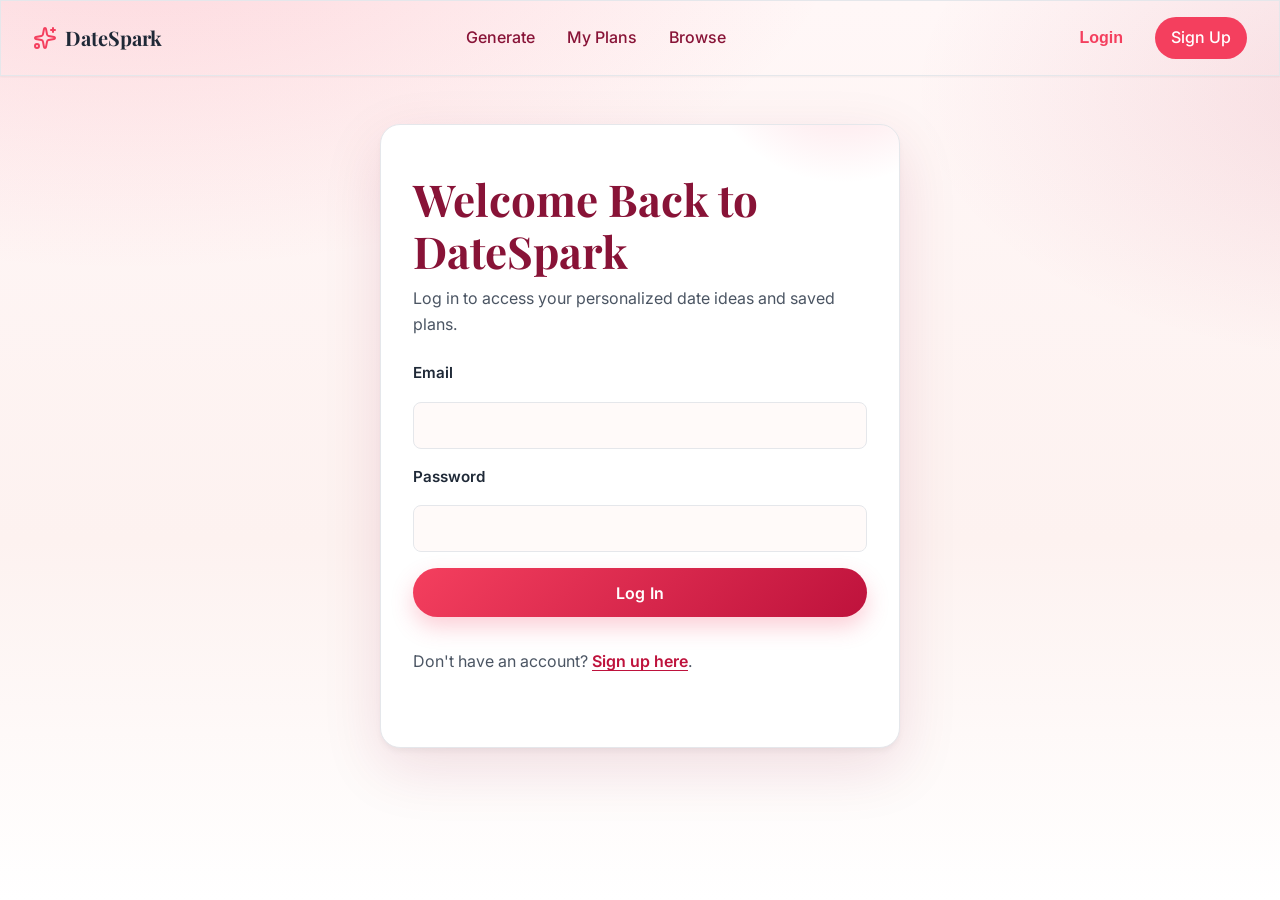
<file: login.html>
<!DOCTYPE html>
<html lang="en">
<head>
  <meta charset="UTF-8">
  <meta name="viewport" content="width=device-width, initial-scale=1.0">
  <title>DateSpark - Log In</title>
  <link rel="stylesheet" href="style.css">
</head>
<body class="auth-page">
    <header>
      <nav class="navbar">

        <!-- Logo -->
        <a href="/" aria-label="DateSpark Home" class="logo">
          <svg xmlns="http://www.w3.org/2000/svg" width="24" height="24" viewBox="0 0 24 24" fill="none" stroke="currentColor" stroke-width="2" stroke-linecap="round" stroke-linejoin="round" class="lucide lucide-sparkles-icon lucide-sparkles"><path d="M11.017 2.814a1 1 0 0 1 1.966 0l1.051 5.558a2 2 0 0 0 1.594 1.594l5.558 1.051a1 1 0 0 1 0 1.966l-5.558 1.051a2 2 0 0 0-1.594 1.594l-1.051 5.558a1 1 0 0 1-1.966 0l-1.051-5.558a2 2 0 0 0-1.594-1.594l-5.558-1.051a1 1 0 0 1 0-1.966l5.558-1.051a2 2 0 0 0 1.594-1.594z"/><path d="M20 2v4"/><path d="M22 4h-4"/><circle cx="4" cy="20" r="2"/></svg>
          <span class="sr-only">DateSpark</span>
        </a>

        <!-- Primary nav -->
        <a href="/generate.html" class="middle">Generate</a>
        <a href="/my-plans.html" class="middle">My Plans</a>
        <a href="/browse.html" class="middle">Browse</a>

        <!-- Auth -->
        <a href="/login.html" class="auth active">Login</a>
        <a href="/signup.html" class="signup">Sign Up</a>

      </nav>
    </header>

    <main id="main-content"> 
        <section aria-labelledby="login-title" class="auth-card auth-card-login"> 
            <h1 id="login-title">Welcome Back to DateSpark</h1> 
            <p>Log in to access your personalized date ideas and saved plans.</p> 
            <form aria-label="Login form"> 
                <label for="email">Email</label> 
                <input type="email" id="email" name="email" required> 
                <label for="password">Password</label> 
                <input type="password" id="password" name="password" required> 
                <button type="submit">Log In</button> 
            </form> 
            <p>Don't have an account? <a href="/signup.html">Sign up here</a>.</p> 
        </section> 
    </main> 
</body> 
</html>
</file>
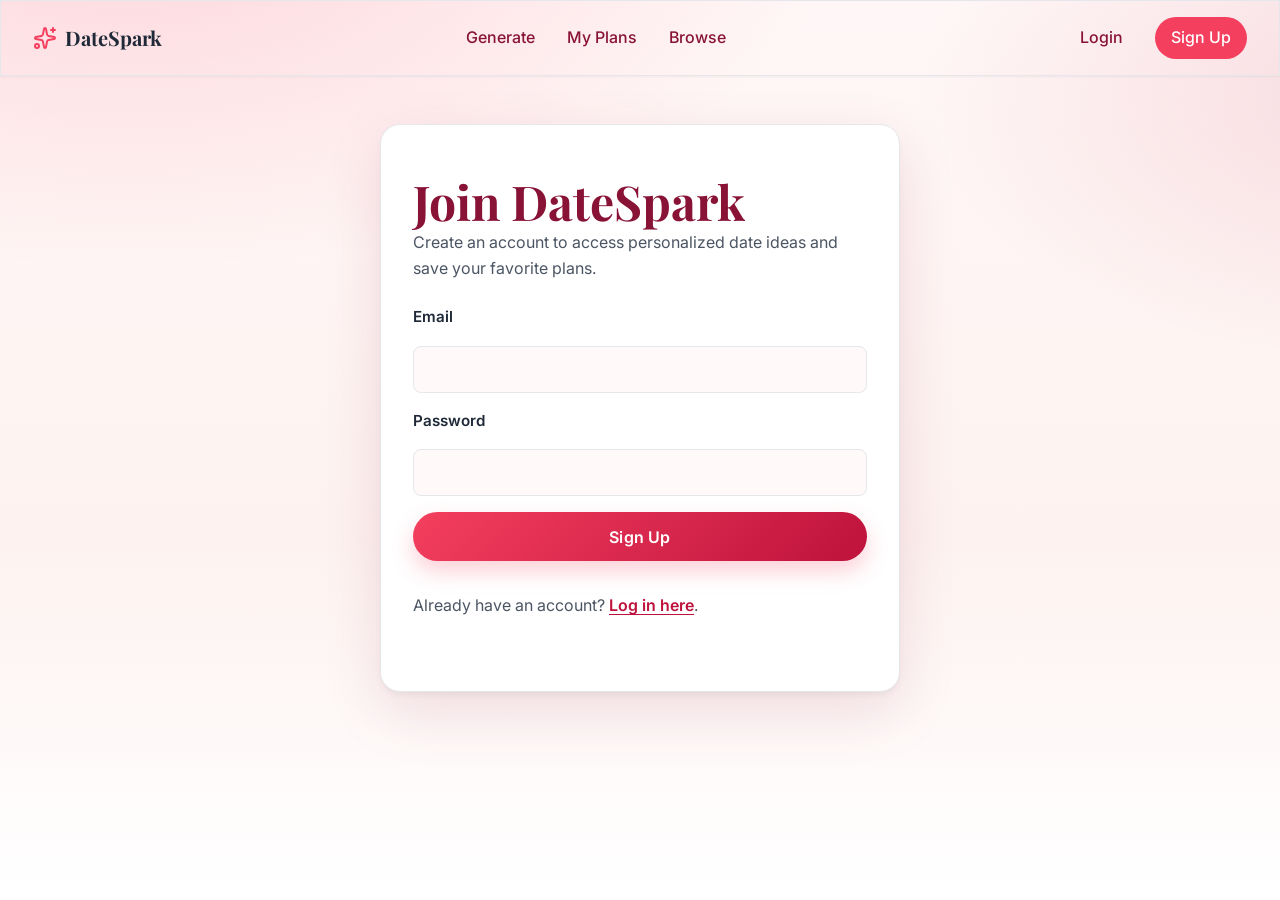
<file: signup.html>
<!DOCTYPE html>
<html lang="en">
    <head>
        <meta charset="UTF-8">
        <meta name="viewport" content="width=device-width, initial-scale=1.0">
        <title>DateSpark - Sign Up</title>
        <link rel="stylesheet" href="style.css">
    </head>
    <body class="auth-page">
        <header>
        <nav class="navbar">

            <!-- Logo -->
            <a href="/" aria-label="DateSpark Home" class="logo">
            <svg xmlns="http://www.w3.org/2000/svg" width="24" height="24" viewBox="0 0 24 24" fill="none" stroke="currentColor" stroke-width="2" stroke-linecap="round" stroke-linejoin="round" class="lucide lucide-sparkles-icon lucide-sparkles"><path d="M11.017 2.814a1 1 0 0 1 1.966 0l1.051 5.558a2 2 0 0 0 1.594 1.594l5.558 1.051a1 1 0 0 1 0 1.966l-5.558 1.051a2 2 0 0 0-1.594 1.594l-1.051 5.558a1 1 0 0 1-1.966 0l-1.051-5.558a2 2 0 0 0-1.594-1.594l-5.558-1.051a1 1 0 0 1 0-1.966l5.558-1.051a2 2 0 0 0 1.594-1.594z"/><path d="M20 2v4"/><path d="M22 4h-4"/><circle cx="4" cy="20" r="2"/></svg>
            <span class="sr-only">DateSpark</span>
            </a>

            <!-- Primary nav -->
            <a href="/generate.html" class="middle">Generate</a>
            <a href="/my-plans.html" class="middle">My Plans</a>
            <a href="/browse.html" class="middle">Browse</a>

            <!-- Auth -->
            <a href="/login.html" class="auth">Login</a>
            <a href="/signup.html" class="signup">Sign Up</a>

        </nav>
        </header>
        <main id="main-content"> 
            <section aria-labelledby="signup-title" class="auth-card auth-card-signup"> 
                <h1 id="signup-title">Join DateSpark</h1> 
                <p>Create an account to access personalized date ideas and save your favorite plans.</p> 
                <form aria-label="Sign Up form"> 
                    <label for="email">Email</label> 
                    <input type="email" id="email" name="email" required> 
                    <label for="password">Password</label> 
                    <input type="password" id="password" name="password" required> 
                    <button type="submit">Sign Up</button> 
                </form> 
                <p>Already have an account? 
                    <a href="/login.html">Log in here</a>.
                </p> 
            </section> 
        </main> 
    </body> 
</html>
</file>
<file: style.css>
/* font assets */
@import url('https://fonts.googleapis.com/css2?family=Inter:wght@300;400;500;600&family=Playfair+Display:ital,wght@0,400;0,500;0,600;0,700;1,400&display=swap');

/* Design variables */
:root {
  /* --- Brand Colors --- */
  --color-brand-50:  #FFF1F2;
  --color-brand-100: #FFE4E6;
  --color-brand-500: #F43F5E;
  --color-brand-600: #E11D48; /* Primary Brand Color */
  --color-brand-700: #BE123C;
  --color-brand-900: #881337;

  /* --- Neutral Colors --- */
  --color-bg-cream:  #FDF2F0; /* Global Background */
  --color-bg-white:  #FFFFFF;
  --color-text-main: #1F2937;
  --color-text-muted:#4B5563;
  --color-border:    #E5E7EB;

  /* --- Typography --- */
  --font-serif: 'Playfair Display', serif;
  --font-sans:  'Inter', sans-serif;
  
  --text-size-h1: 3rem;   /* 48px */
  --text-size-h2: 2rem;   /* 32px */
  --text-size-h3: 1.25rem;/* 20px */
  --text-size-p:  1rem;   /* 16px */

  /* --- Spacing Scale --- */
  --space-1:  0.25rem; /* 4px */
  --space-2:  0.5rem;  /* 8px */
  --space-3:  0.75rem; /* 12px */
  --space-4:  1rem;    /* 16px (Base) */
  --space-6:  1.5rem;  /* 24px */
  --space-8:  2rem;    /* 32px */
  --space-12: 3rem;    /* 48px */
  --space-16: 4rem;    /* 64px */

  /* --- UI Properties --- */
  --radius-sm:   0.375rem; /* 6px */
  --radius-md:   0.5rem;   /* 8px */
  --radius-lg:   1rem;     /* 16px (Cards) */
  --radius-full: 9999px; /* Pills, Circular */

  --shadow-sm:   0 1px 2px 0 rgba(0, 0, 0, 0.05);
  --shadow-card: 0 4px 6px -1px rgba(0, 0, 0, 0.05);

  /* --- Extended Colors --- */
  --color-white: #FFFFFF;
  --color-rose-25: #FFF7F7;
  --color-rose-30: #FFF5F3;
  --color-rose-40: #FFFAF9;
  --color-rose-50: #FFF5F5;
  --color-rose-60: #FFFAF7;
  --color-night-900: #0B0D11;
  --color-night-800: #1A1C22;
  --color-burgundy-900: #7E0C2A;
  --color-brand-400: #B43B4E;

  /* --- Opacity Colors --- */
  --overlay-brand-500-12: rgba(244, 63, 94, 0.12);
  --overlay-brand-500-15: rgba(244, 63, 94, 0.15);
  --overlay-brand-500-18: rgba(244, 63, 94, 0.18);
  --overlay-brand-500-22: rgba(244, 63, 94, 0.22);
  --overlay-brand-500-25: rgba(244, 63, 94, 0.25);
  --overlay-brand-500-40: rgba(244, 63, 94, 0.4);
  --overlay-brand-700-10: rgba(190, 18, 60, 0.1);
  --overlay-brand-700-12: rgba(190, 18, 60, 0.12);
  --overlay-brand-700-20: rgba(190, 18, 60, 0.2);
  --overlay-brand-700-25: rgba(190, 18, 60, 0.25);
  --overlay-brand-700-28: rgba(190, 18, 60, 0.28);
  --overlay-brand-700-40: rgba(190, 18, 60, 0.4);
  --overlay-burgundy-12: rgba(136, 19, 55, 0.12);
  --overlay-burgundy-10: rgba(136, 19, 55, 0.1);
  --overlay-burgundy-08: rgba(136, 19, 55, 0.08);
  --overlay-black-04: rgba(0, 0, 0, 0.04);
  --overlay-white-85: rgba(255, 255, 255, 0.85);
  --overlay-white-65: rgba(255, 255, 255, 0.65);
  --overlay-white-20: rgba(255, 255, 255, 0.2);
  --overlay-white-12: rgba(255, 255, 255, 0.12);

  /* --- Additional Typography --- */
  --text-size-2xs: 0.7rem;
  --text-size-xs: 0.75rem;
  --text-size-sm: 0.95rem;
  --text-size-login-min: 2rem;
  --text-size-login-fluid: calc(2.5vw + var(--space-5));
  --text-size-login-max: 2.75rem;
  --text-size-hero-min: 2.2rem;
  --text-size-hero-fluid: 3.5vw;
  --text-size-hero-max: 3.2rem;

  /* --- Additional Spacing --- */
  --space-1-2: 0.3rem;
  --space-1-6: 0.4rem;
  --space-2-2: 0.55rem;
  --space-2-4: 0.6rem;
  --space-2-8: 0.7rem;
  --space-3-2: 0.8rem;
  --space-3-4: 0.85rem;
  --space-3-6: 0.9rem;
  --space-3-8: 0.95rem;
  --space-5: 1.25rem;
  --space-5-6: 1.4rem;
  --space-7-2: 1.8rem;

  /* --- Letter Spacing --- */
  --letter-spacing-tight: 0.2px;
  --letter-spacing-xs: 0.05em;
  --letter-spacing-sm: 0.06em;
  --letter-spacing-md: 0.08em;

  /* --- Size Tokens --- */
  --border-1: 1px;
  --size-icon-md: 24px;
  --size-logo-width: 33%;
  --size-logo: 128px;
  --size-auth-blob: 320px;
  --size-auth-card-max: 520px;
  --size-auth-card-fluid: 92vw;
  --size-screen-min: 100vh;
  --size-full: 100%;
  --size-half: 50%;
  --size-arrow-center: 55%;
  --size-gradient-stop-65: 65%;
  --size-hero-min-height: 520px;
  --size-hero-max: 900px;
  --size-hero-text-max: 620px;
  --size-form-max: 920px;
  --size-content-max: 1120px;
  --size-footer-max: 720px;
  --size-skip-link-offset: -999px;
  --size-skip-link-top: var(--space-4);
  --size-ring: 4px;
  --size-underline-offset: 3px;
  --size-arrow-offset-lg: 12px;
  --size-arrow-offset-sm: 6px;
  --size-arrow-size: 6px;
  --size-auth-radius-offset: 4px;
  --size-lift-sm: -1px;
  --size-lift-md: -2px;
  --auth-blob-inset: -40% -20% auto auto;

  /* --- Radii --- */
  --radius-md-lg: 1.125rem;
  --radius-xl: 1.5rem;
  --radius-2xl: 1.75rem;

  /* --- Motion --- */
  --duration-fast: 0.15s;
  --duration-medium: 0.2s;
  --easing-standard: ease;

  /* --- Shadows --- */
  --shadow-auth-card: 0 20px 60px var(--overlay-burgundy-12);
  --shadow-primary-btn: 0 10px 22px var(--overlay-brand-500-25);
  --shadow-primary-btn-hover: 0 14px 30px var(--overlay-brand-700-28);
  --shadow-generate-form: 0 10px 30px var(--overlay-burgundy-12);
  --shadow-generate-btn: 0 12px 24px var(--overlay-brand-700-20);
  --shadow-generate-btn-hover: 0 16px 30px var(--overlay-brand-700-25);
  --shadow-feature-card: 0 22px 40px var(--overlay-burgundy-10);
  --shadow-idea-primary: 0 12px 22px var(--overlay-brand-700-20);
  --shadow-inspiration-card: 0 12px 24px var(--overlay-burgundy-08);

  /* --- Backgrounds --- */
  --bg-auth-page: radial-gradient(1200px 600px at 10% -10%, var(--overlay-brand-500-18), transparent 60%),
    radial-gradient(900px 500px at 110% 10%, var(--overlay-brand-700-12), transparent 55%),
    linear-gradient(180deg, var(--color-rose-25) 0%, var(--color-bg-cream) 60%, var(--color-bg-white) 100%);
  --bg-generate-page: radial-gradient(1000px 500px at 15% 0%, var(--overlay-brand-500-12), transparent 60%),
    radial-gradient(900px 500px at 90% 10%, var(--overlay-brand-700-10), transparent 55%),
    var(--color-rose-30);
  --bg-night-sky: linear-gradient(135deg, var(--color-night-900), var(--color-night-800));
  --bg-browse-page: var(--bg-generate-page);
  --bg-plans-page: var(--bg-generate-page);
  --bg-home-page: var(--bg-generate-page);
  --image-hero: url('hero-image.jpg');
  --bg-home-hero: linear-gradient(180deg, var(--overlay-white-85), var(--overlay-white-65)), var(--image-hero);

  /* --- Browse Page --- */
  --shadow-browse-card: var(--shadow-inspiration-card);
  --shadow-filter-active: var(--shadow-primary-btn);
  --color-filter-text: var(--color-brand-700);
  --color-filter-bg: var(--color-bg-white);
  --color-filter-border: var(--overlay-black-04);

  /* --- Plans Page --- */
  --shadow-plan-card: var(--shadow-feature-card);
  --shadow-plan-button: var(--shadow-primary-btn);
  --color-plan-tab: var(--color-text-muted);
  --color-plan-tab-active: var(--color-brand-600);
  --color-plan-pill: var(--overlay-brand-500-12);

  /* --- Home Page --- */
  --shadow-home-card: var(--shadow-inspiration-card);
  --shadow-home-cta: var(--shadow-primary-btn);
  --color-home-surface: var(--color-bg-white);
}

/* Global styles */
*, *::before, *::after {
  box-sizing: border-box;
  margin: 0;
  padding: 0;
}

body {
  background-color: var(--color-bg-cream);
  color: var(--color-text-main);
  font-family: var(--font-sans);
  line-height: 1.6;
  -webkit-font-smoothing: antialiased;
}

img, svg {
  display: block;
  max-width: var(--size-full);
}

/* Typography */
h1, h2, h3, h4, h5, h6 {
  font-family: var(--font-serif);
  color: var(--color-brand-900);
  font-weight: 700;
  line-height: 1.2;
}

h1 { font-size: var(--text-size-h1); }
h2 { font-size: var(--text-size-h2); }
h3 { font-size: var(--text-size-h3); }

p {
  color: var(--color-text-muted);
  font-size: var(--text-size-p);
  margin-bottom: var(--space-4);
}

a {
  color: inherit;
  text-decoration: none;
}

button {
  font-family: inherit;
  cursor: pointer;
}

.skip-link {
  position: absolute;
  left: var(--size-skip-link-offset);
  top: var(--size-skip-link-top);
  background: var(--color-bg-white);
  color: var(--color-brand-700);
  padding: var(--space-2-4) var(--space-4);
  border-radius: var(--radius-full);
  box-shadow: var(--shadow-card);
  z-index: 1000;
}

.skip-link:focus {
  left: var(--space-4);
}

/* header styles */
.navbar {
  display: flex;
  justify-content: space-around;
  align-items: center;
  padding: var(--space-4) var(--space-8);
  gap: var(--space-8);
  border: var(--border-1) solid var(--color-border);
  box-shadow: var(--shadow-sm);
}

.logo  {
  display: flex; 
  align-items: center; 
  gap: var(--space-2);
  width: var(--size-logo-width);

}

.lucide-sparkles-icon{
  width: var(--size-icon-md); 
  height: var(--size-icon-md);
  color: var(--color-brand-500);
}

.sr-only{
  font-family: var(--font-serif);
  font-weight: 700;
  color: var(--color-text-main);
  font-size: var(--text-size-h3);
}

.auth {
  margin-left: auto;
}

.navbar a {
  text-decoration: none;
  color: var(--color-brand-900);
  font-weight: 500;
}

.navbar a.active { 
  color: var(--color-brand-500); 
  font-weight: 700; 
  font-family: sans-serif;
}

.navbar a:hover { 
  color: var(--color-brand-500); 
}

a.signup {
  padding: var(--space-2) var(--space-4);
  background: var(--color-brand-500);
  color: var(--color-white);
  border-radius: var(--radius-full);
}

a.signup:hover { 
  background: var(--color-brand-700); 
  color: var(--color-white);
}  


/* Login Page */
.auth-page {
  min-height: var(--size-screen-min);
  background: var(--bg-auth-page);
}

.auth-page #main-content {
  padding: var(--space-12) var(--space-4) var(--space-16);
  display: grid;
  place-items: center;
}

.auth-page .auth-card {
  width: min(var(--size-auth-card-max), var(--size-auth-card-fluid));
  background: var(--color-bg-white);
  border: var(--border-1) solid var(--color-border);
  border-radius: calc(var(--radius-lg) + var(--size-auth-radius-offset));
  box-shadow: var(--shadow-auth-card), var(--shadow-card);
  padding: var(--space-12) var(--space-8);
  position: relative;
  overflow: hidden;
}

.auth-page .auth-card-login::before {
  content: "";
  position: absolute;
  inset: var(--auth-blob-inset);
  width: var(--size-auth-blob);
  height: var(--size-auth-blob);
  background: radial-gradient(circle, var(--overlay-brand-500-22), transparent var(--size-gradient-stop-65));
  pointer-events: none;
}

.auth-page #login-title {
  margin-bottom: var(--space-2);
  font-size: clamp(var(--text-size-login-min), var(--text-size-login-fluid), var(--text-size-login-max));
}

.auth-page #main-content p {
  margin-bottom: var(--space-6);
}

.auth-page #main-content form {
  display: grid;
  gap: var(--space-4);
  margin: var(--space-6) 0 var(--space-8);
}

.auth-page #main-content label {
  font-weight: 600;
  color: var(--color-text-main);
  font-size: var(--text-size-sm);
}

.auth-page #main-content input {
  width: var(--size-full);
  padding: var(--space-3-4) var(--space-4);
  border: var(--border-1) solid var(--color-border);
  border-radius: var(--radius-md);
  font-size: var(--text-size-p);
  background: var(--color-rose-40);
  transition: border-color var(--duration-medium) var(--easing-standard),
    box-shadow var(--duration-medium) var(--easing-standard),
    transform var(--duration-fast) var(--easing-standard);
}

.auth-page #main-content input:focus {
  outline: none;
  border-color: var(--color-brand-500);
  box-shadow: 0 0 0 var(--size-ring) var(--overlay-brand-500-15);
  transform: translateY(var(--size-lift-sm));
}

.auth-page #main-content button[type="submit"] {
  padding: var(--space-3-6) var(--space-5);
  background: linear-gradient(135deg, var(--color-brand-500), var(--color-brand-700));
  color: var(--color-white);
  border: none;
  border-radius: var(--radius-full);
  font-weight: 600;
  font-size: var(--text-size-p);
  letter-spacing: var(--letter-spacing-tight);
  box-shadow: var(--shadow-primary-btn);
  transition: transform var(--duration-medium) var(--easing-standard),
    box-shadow var(--duration-medium) var(--easing-standard),
    filter var(--duration-medium) var(--easing-standard);
}

.auth-page #main-content button[type="submit"]:hover {
  transform: translateY(var(--size-lift-md));
  box-shadow: var(--shadow-primary-btn-hover);
  filter: saturate(1.05);
}

.hidden {
  display: none;
}

.auth-page #main-content button[type="submit"]:active {
  transform: translateY(0);
}

.auth-page #main-content a {
  color: var(--color-brand-700);
  font-weight: 600;
  text-decoration: underline;
  text-underline-offset: var(--size-underline-offset);
}

.auth-page #main-content a:hover {
  color: var(--color-brand-600);
}

@media (max-width: 640px) {
  .auth-page #main-content {
    padding: var(--space-8) var(--space-4) var(--space-12);
  }

  .auth-page .auth-card {
    padding: var(--space-8) var(--space-6);
  }
}

/* Generate Page */
.generate-page {
  min-height: var(--size-screen-min);
  background: var(--bg-generate-page);
  color: var(--color-text-main);
}


.generate-page #hero-title {
  text-align: center;
  max-width: var(--size-hero-max);
  margin: 0 auto var(--space-4);
  font-size: clamp(var(--text-size-hero-min), var(--text-size-hero-fluid), var(--text-size-hero-max));
}

.generate-page header p {
  text-align: center;
  margin: 0 auto var(--space-8);
  max-width: var(--size-hero-text-max);
}

.generate-page header form {
  max-width: var(--size-form-max);
  margin: 0 auto;
  margin-bottom: var(--space-12);
  background: var(--color-bg-white);
  border-radius: var(--radius-lg);
  padding: var(--space-3);
  border: var(--border-1) solid var(--color-border);
  box-shadow: var(--shadow-generate-form);
}

.generate-page header fieldset {
  border: none;
  display: grid;
  grid-template-columns: repeat(3, minmax(0, 1fr)) auto;
  gap: var(--space-3);
  align-items: center;
}

.generate-page header label {
  display: grid;
  gap: var(--space-1-6);
  padding: var(--space-1-6) var(--space-3-2) var(--space-2-4);
  border-radius: var(--radius-lg);
  background: var(--color-rose-25);
  border: var(--border-1) solid var(--overlay-brand-500-12);
}

.generate-page header label span {
  font-size: var(--text-size-2xs);
  letter-spacing: var(--letter-spacing-md);
  text-transform: uppercase;
  color: var(--color-text-muted);
  font-weight: 600;
}

.generate-page header select {
  width: var(--size-full);
  border: none;
  background: transparent;
  font-weight: 600;
  color: var(--color-text-main);
  font-size: var(--text-size-sm);
  appearance: none;
  padding-right: var(--space-6);
  background-image: linear-gradient(45deg, transparent var(--size-half), var(--color-brand-400) var(--size-half)),
    linear-gradient(135deg, var(--color-brand-400) var(--size-half), transparent var(--size-half));
  background-position: calc(var(--size-full) - var(--size-arrow-offset-lg)) var(--size-arrow-center),
    calc(var(--size-full) - var(--size-arrow-offset-sm)) var(--size-arrow-center);
  background-size: var(--size-arrow-size) var(--size-arrow-size),
    var(--size-arrow-size) var(--size-arrow-size);
  background-repeat: no-repeat;
}

.generate-page header select:focus {
  outline: none;
}

.generate-page header button[type="submit"] {
  padding: var(--space-3-8) var(--space-7-2);
  border-radius: var(--radius-full);
  border: none;
  background: linear-gradient(135deg, var(--color-brand-500), var(--color-brand-700));
  color: var(--color-white);
  font-weight: 600;
  box-shadow: var(--shadow-generate-btn);
  transition: transform var(--duration-medium) var(--easing-standard),
    box-shadow var(--duration-medium) var(--easing-standard);
}

.generate-page header button[type="submit"]:hover {
  transform: translateY(var(--size-lift-md));
  box-shadow: var(--shadow-generate-btn-hover);
}

.generate-page main {
  max-width: var(--size-content-max);
  margin: 0 auto;
  padding: 0 var(--space-4) var(--space-16);
}

.generate-page .featured-idea-title {
  margin-bottom: var(--space-12);
}

.generate-page .featured-idea-title article {
  background: var(--color-bg-white);
  border-radius: var(--radius-2xl);
  border: var(--border-1) solid var(--overlay-black-04);
  box-shadow: var(--shadow-feature-card);
  padding: var(--space-8);
  display: grid;
  grid-template-columns: minmax(0, 1.05fr) minmax(0, 1.3fr);
  gap: var(--space-8);
  align-items: center;
}

.generate-page main figure {
  margin: 0;
  background: var(--bg-night-sky);
  border-radius: var(--radius-xl);
  overflow: hidden;
  aspect-ratio: 4 / 3;
}

.generate-page main figure img {
  width: var(--size-full);
  height: var(--size-full);
  object-fit: cover;
  display: block;
}

.generate-page img[src=""] {
  opacity: 0;
}

.featured-idea-title article > section {
  display: grid;
  grid-template-columns: repeat(2, minmax(0, 1fr));
  grid-template-areas:
    "tags tags"
    "title title"
    "essentials tip"
    "actions actions";
  gap: var(--space-6);
}

.idea-tags {
  grid-area: tags;
  display: flex;
  flex-wrap: wrap;
  gap: var(--space-2);
  margin: 0;
}

.idea-tags span {
  background: var(--overlay-brand-500-12);
  color: var(--color-brand-700);
  padding: var(--space-1-2) var(--space-2-8);
  border-radius: var(--radius-full);
  font-size: var(--text-size-xs);
  text-transform: uppercase;
  letter-spacing: var(--letter-spacing-sm);
  font-weight: 600;
}

.featured-idea-title .idea-summary {
  grid-area: title;
}

.featured-idea-title .idea-summary h2 {
  margin-bottom: var(--space-3);
}

.essentials {
  grid-area: essentials;
  background: var(--color-rose-50);
  padding: var(--space-4);
  border-radius: var(--radius-lg);
  border: var(--border-1) solid var(--overlay-brand-500-12);
}

.essentials h3 {
  font-size: var(--text-size-p);
  margin-bottom: var(--space-3);
}

.essentials p {
  margin-bottom: var(--space-2);
  font-size: var(--text-size-sm);
}

.romantics {
  grid-area: tip;
  background: var(--color-rose-60);
  padding: var(--space-4);
  border-radius: var(--radius-lg);
  border: var(--border-1) solid var(--overlay-brand-700-12);
}

.romantics h3 {
  font-size: var(--text-size-p);
  margin-bottom: var(--space-3);
}

.idea-actions {
  grid-area: actions;
  display: flex;
  gap: var(--space-4);
  flex-wrap: wrap;
}

.idea-actions button {
  padding: var(--space-3) var(--space-5-6);
  border-radius: var(--radius-full);
  font-weight: 600;
  border: var(--border-1) solid transparent;
  background: var(--color-bg-white);
  transition: transform var(--duration-medium) var(--easing-standard),
    box-shadow var(--duration-medium) var(--easing-standard);
}

.idea-actions button:first-child {
  background: var(--color-brand-600);
  color: var(--color-white);
  box-shadow: var(--shadow-idea-primary);
}

.idea-actions button:last-child {
  border-color: var(--overlay-brand-700-40);
  color: var(--color-brand-700);
}

.inspiration-preview header {
  display: flex;
  justify-content: space-between;
  align-items: flex-end;
  gap: var(--space-6);
  flex-wrap: wrap;
  margin-bottom: var(--space-6);
}

.inspiration-preview header a {
  color: var(--color-brand-700);
  font-weight: 600;
}

.inspiration-ideas {
  display: grid;
  grid-template-columns: repeat(4, minmax(0, 1fr));
  gap: var(--space-6);
}

.inspiration-ideas article {
  background: var(--color-bg-white);
  border-radius: var(--radius-md-lg);
  padding: var(--space-4);
  border: var(--border-1) solid var(--overlay-black-04);
  box-shadow: var(--shadow-inspiration-card);
  display: grid;
  gap: var(--space-3);
}

.inspiration-ideas figure {
  border-radius: var(--radius-lg);
  overflow: hidden;
  aspect-ratio: 4 / 3;
}

.inspiration-ideas article p {
  margin: 0;
  display: flex;
  gap: var(--space-2);
  font-size: var(--text-size-xs);
  text-transform: uppercase;
  letter-spacing: var(--letter-spacing-xs);
}

.inspiration-ideas article p span {
  color: var(--color-brand-700);
  font-weight: 600;
}

.inspiration-ideas article a {
  margin-top: var(--space-2);
  text-align: center;
  padding: var(--space-2-2) var(--space-4);
  border-radius: var(--radius-full);
  border: var(--border-1) solid var(--overlay-brand-500-40);
  color: var(--color-brand-700);
  font-weight: 600;
}

.generate-page footer {
  margin-top: var(--space-16);
  background: var(--color-burgundy-900);
  color: var(--color-white);
  padding: var(--space-12) var(--space-4) var(--space-8);
}

.footer-brand {
  max-width: var(--size-footer-max);
  margin: 0 auto var(--space-6);
  text-align: center;
}

.footer-brand a {
  display: inline-flex;
  gap: var(--space-2);
  align-items: center;
  font-weight: 700;
  color: var(--color-white);
  margin-bottom: var(--space-3);
}

.generate-page footer nav {
  display: flex;
  justify-content: center;
  gap: var(--space-6);
  margin-bottom: var(--space-6);
}

.generate-page footer nav a {
  color: var(--color-white);
  font-weight: 600;
}

.generate-page footer small {
  display: block;
  text-align: center;
  opacity: 0.75;
}

/* Browse Page */
.browse-page {
  min-height: var(--size-screen-min);
  background: var(--bg-browse-page);
  color: var(--color-text-main);
}

.browse-page header {
  text-align: center;
}

.browse-page .browse-title {
  max-width: var(--size-hero-max);
  margin: var(--space-8) auto;
  font-size: clamp(var(--text-size-hero-min), var(--text-size-hero-fluid), var(--text-size-hero-max));
}

.browse-page .browse-title em {
  color: var(--color-brand-600);
  font-style: italic;
}

.browse-page .browse-filters {
  display: flex;
  flex-wrap: wrap;
  justify-content: center;
  gap: var(--space-3);
  margin: 0 auto;
}

.browse-page .browse-filters button {
  padding: var(--space-2) var(--space-4);
  border-radius: var(--radius-full);
  border: var(--border-1) solid var(--color-filter-border);
  background: var(--color-filter-bg);
  color: var(--color-filter-text);
  font-size: var(--text-size-sm);
  font-weight: 600;
  box-shadow: var(--shadow-sm);
  transition: transform var(--duration-medium) var(--easing-standard),
    box-shadow var(--duration-medium) var(--easing-standard);
}

.browse-page .browse-filters button:first-child {
  background: var(--color-brand-600);
  color: var(--color-white);
  border-color: transparent;
  box-shadow: var(--shadow-filter-active);
}

.browse-page .browse-filters button:hover {
  transform: translateY(var(--size-lift-sm));
}

.browse-page main {
  max-width: var(--size-content-max);
  margin: 0 auto;
  padding: 0 var(--space-4) var(--space-16);
}

.browse-page .browse-grid {
  display: grid;
  grid-template-columns: repeat(3, minmax(0, 1fr));
  gap: var(--space-6);
}

.browse-page .browse-grid-title {
  grid-column: 1 / -1;
  text-align: left;
  margin-bottom: var(--space-2);
}

.browse-page .browse-card {
  background: var(--color-bg-white);
  border-radius: var(--radius-2xl);
  border: var(--border-1) solid var(--overlay-black-04);
  box-shadow: var(--shadow-browse-card);
  padding: var(--space-4);
  display: grid;
  gap: var(--space-3);
}

.browse-page .browse-media {
  display: block;
  border-radius: var(--radius-xl);
  overflow: hidden;
  background: var(--color-rose-30);
  aspect-ratio: 4 / 3;
}

.browse-page .browse-media img {
  width: var(--size-full);
  height: var(--size-full);
  object-fit: cover;
}

.browse-page .browse-tags {
  margin: 0;
  display: flex;
  justify-content: space-between;
  gap: var(--space-2);
  font-size: var(--text-size-xs);
  text-transform: uppercase;
  letter-spacing: var(--letter-spacing-xs);
}

.browse-page .browse-tags span {
  padding: var(--space-1-2) var(--space-2-8);
  border-radius: var(--radius-full);
  background: var(--overlay-brand-500-12);
  color: var(--color-brand-700);
  font-weight: 600;
}

.browse-page .browse-tags span:last-child {
  background: transparent;
  color: var(--color-text-muted);
}

.browse-page .browse-card h3 {
  margin-bottom: 0;
}

.browse-page .browse-card p:last-child {
  margin-bottom: 0;
}

.browse-page footer {
  margin-top: var(--space-16);
  background: var(--color-burgundy-900);
  color: var(--color-white);
  padding: var(--space-12) var(--space-4) var(--space-8);
}

.browse-page .footer-brand {
  max-width: var(--size-footer-max);
  margin: 0 auto var(--space-6);
  text-align: center;
}

.browse-page .footer-brand a {
  display: inline-flex;
  gap: var(--space-2);
  align-items: center;
  font-weight: 700;
  color: var(--color-white);
  margin-bottom: var(--space-3);
}

.browse-page footer nav {
  display: flex;
  justify-content: center;
  gap: var(--space-6);
  margin-bottom: var(--space-6);
}

.browse-page footer nav a {
  color: var(--color-white);
  font-weight: 600;
}

.browse-page footer small {
  display: block;
  text-align: center;
  opacity: 0.75;
}

/* Plans Page */
.plans-page {
  min-height: var(--size-screen-min);
  background: var(--bg-plans-page);
  color: var(--color-text-main);
}

.plans-page .plans-title {
  max-width: var(--size-hero-max);
  margin: var(--space-8) auto var(--space-2);
  font-size: clamp(var(--text-size-hero-min), var(--text-size-hero-fluid), var(--text-size-hero-max));
  text-align: left;
}

.plans-page header p {
  max-width: var(--size-hero-text-max);
  margin: 0 auto var(--space-8);
  text-align: left;
}

.plans-page main {
  max-width: var(--size-content-max);
  margin: 0 auto;
  padding: 0 var(--space-4) var(--space-16);
}

.plans-page .plans-controls {
  display: flex;
  justify-content: space-between;
  align-items: flex-end;
  gap: var(--space-6);
  flex-wrap: wrap;
  margin-bottom: var(--space-8);
}

.plans-page .plans-tabs {
  display: flex;
  gap: var(--space-6);
  border-bottom: var(--border-1) solid var(--color-border);
  padding-bottom: var(--space-2);
}

.plans-page .plans-tabs button {
  background: transparent;
  border: none;
  color: var(--color-plan-tab);
  font-weight: 600;
  padding: var(--space-2) 0;
  display: inline-flex;
  align-items: center;
  gap: var(--space-2);
}

.plans-page .plans-tabs .plans-tab-active {
  color: var(--color-plan-tab-active);
  position: relative;
}

.plans-page .plans-tabs .plans-tab-active::after {
  content: "";
  position: absolute;
  left: 0;
  bottom: calc(var(--space-2) * -1);
  width: var(--size-full);
  height: var(--border-1);
  background: var(--color-brand-600);
}

.plans-page .plans-tabs span {
  background: var(--color-plan-pill);
  color: var(--color-brand-700);
  padding: var(--space-1-2) var(--space-2);
  border-radius: var(--radius-full);
  font-size: var(--text-size-xs);
  font-weight: 600;
}

.plans-page .plans-search {
  margin-left: auto;
}

.plans-page .plans-search input {
  border: var(--border-1) solid var(--color-border);
  background: var(--color-bg-white);
  border-radius: var(--radius-md);
  padding: var(--space-3-2) var(--space-5);
  min-width: var(--size-auth-card-max);
  font-size: var(--text-size-sm);
}

.plans-page .plans-grid {
  display: grid;
  grid-template-columns: repeat(3, minmax(0, 1fr));
  gap: var(--space-6);
}

.plans-page .plan-card {
  position: relative;
  background: var(--color-bg-white);
  border-radius: var(--radius-2xl);
  border: var(--border-1) solid var(--overlay-black-04);
  box-shadow: var(--shadow-plan-card);
  padding: var(--space-4);
  display: grid;
  gap: var(--space-3);
}

.plans-page .plan-media {
  border-radius: var(--radius-xl);
  overflow: hidden;
  background: var(--color-rose-30);
  aspect-ratio: 4 / 3;
}

.plans-page .plan-media img {
  width: var(--size-full);
  height: var(--size-full);
  object-fit: cover;
}

.plans-page .plan-remove {
  position: absolute;
  top: var(--space-4);
  right: var(--space-4);
  border: none;
  background: var(--color-bg-white);
  border-radius: var(--radius-full);
  width: var(--space-8);
  height: var(--space-8);
  display: grid;
  place-items: center;
  box-shadow: var(--shadow-card);
}

.plans-page .plan-title {
  margin-bottom: 0;
}

.plans-page .plan-tags {
  margin: 0;
  display: flex;
  gap: var(--space-2);
  flex-wrap: wrap;
  font-size: var(--text-size-xs);
  text-transform: uppercase;
  letter-spacing: var(--letter-spacing-xs);
}

.plans-page .plan-tags span {
  padding: var(--space-1-2) var(--space-2-8);
  border-radius: var(--radius-full);
  background: var(--color-plan-pill);
  color: var(--color-brand-700);
  font-weight: 600;
}

.plans-page .plan-actions {
  display: flex;
  gap: var(--space-3);
  flex-wrap: wrap;
}

.plans-page .plan-link {
  padding: var(--space-2-4) var(--space-5-6);
  border-radius: var(--radius-full);
  background: var(--color-brand-600);
  color: var(--color-white);
  font-weight: 600;
  box-shadow: var(--shadow-plan-button);
}

.plans-page .plan-done {
  padding: var(--space-2-4) var(--space-5-6);
  border-radius: var(--radius-full);
  border: var(--border-1) solid var(--overlay-brand-500-12);
  background: var(--color-rose-25);
  color: var(--color-brand-700);
  font-weight: 600;
}

.plans-page footer {
  margin-top: var(--space-16);
  background: var(--color-burgundy-900);
  color: var(--color-white);
  padding: var(--space-12) var(--space-4) var(--space-8);
}

.plans-page .footer-brand {
  max-width: var(--size-footer-max);
  margin: 0 auto var(--space-6);
  text-align: center;
}

.plans-page .footer-brand a {
  display: inline-flex;
  gap: var(--space-2);
  align-items: center;
  font-weight: 700;
  color: var(--color-white);
  margin-bottom: var(--space-3);
}

.plans-page footer nav {
  display: flex;
  justify-content: center;
  gap: var(--space-6);
  margin-bottom: var(--space-6);
}

.plans-page footer nav a {
  color: var(--color-white);
  font-weight: 600;
}

.plans-page footer small {
  display: block;
  text-align: center;
  opacity: 0.75;
}

/* Home Page */
.home-page {
  min-height: var(--size-screen-min);
  background: var(--bg-home-page);
  color: var(--color-text-main);
  padding: 0;
  box-sizing: border-box;
}

.home-hero {
  text-align: center;
  background-image: var(--bg-home-hero);
  background-size: cover;
  background-position: center;
  background-repeat: no-repeat;
  position: relative;
  display: flex;
  flex-direction: column;
  gap: var(--space-8);
}


.hero-content {
  max-width: var(--size-hero-max);
  margin: 0 auto;
  padding: var(--space-12) var(--space-4);
  display: grid;
  gap: var(--space-4);
  justify-items: center;
}

.hero-pill {
  padding: var(--space-1-2) var(--space-4);
  border-radius: var(--radius-full);
  background: var(--color-rose-25);
  color: var(--color-brand-700);
  font-size: var(--text-size-xs);
  letter-spacing: var(--letter-spacing-md);
  text-transform: uppercase;
  font-weight: 600;
  box-shadow: var(--shadow-card);
}

.home-hero-title {
  font-size: clamp(var(--text-size-hero-min), var(--text-size-hero-fluid), var(--text-size-hero-max));
  margin: 0;
}

.home-hero-title em {
  color: var(--color-brand-600);
  font-style: italic;
  display: block;
}

.home-hero-subtitle {
  max-width: var(--size-hero-text-max);
  margin: 0;
  color: var(--color-text-muted);
}

.home-page .cta-button {
  display: inline-flex;
  align-items: center;
  justify-content: center;
  padding: var(--space-3-6) var(--space-7-2);
  border-radius: var(--radius-full);
  background: linear-gradient(135deg, var(--color-brand-500), var(--color-brand-700));
  color: var(--color-white);
  font-weight: 600;
  box-shadow: var(--shadow-home-cta);
}

.home-hero-cta {
  margin-top: var(--space-2);
}

.home-main {
  max-width: var(--size-content-max);
  margin: 0 auto;
  margin-top: var(--space-16);
  padding: var(--space-8) var(--space-4) var(--space-8);
  display: grid;
  gap: var(--space-12);
}

.home-section {
  display: grid;
  gap: var(--space-6);
}

.section-title {
  margin-bottom: 0;
}

.section-lead {
  margin-bottom: 0;
}

.how-it-works {
  text-align: center;
  background: var(--color-home-surface);
  border-radius: var(--radius-2xl);
  padding: var(--space-8);
  border: var(--border-1) solid var(--overlay-black-04);
  box-shadow: var(--shadow-home-card);
  margin-top: calc(var(--space-12) * -1);
}

.feature-grid {
  display: grid;
  grid-template-columns: repeat(3, minmax(0, 1fr));
  gap: var(--space-6);
}

.feature-card {
  background: var(--color-rose-25);
  border-radius: var(--radius-2xl);
  border: var(--border-1) solid var(--overlay-black-04);
  box-shadow: var(--shadow-card);
  padding: var(--space-6);
  display: grid;
  gap: var(--space-3);
  text-align: left;
}

.feature-icon {
  display: inline-flex;
  align-items: center;
  justify-content: center;
  width: var(--space-8);
  height: var(--space-8);
  border-radius: var(--radius-full);
  background: var(--color-rose-50);
  font-weight: 600;
  color: var(--color-brand-600);
  font-size: var(--text-size-xs);
}

.feature-title {
  margin-bottom: 0;
}

.feature-text {
  margin-bottom: 0;
}

.romantic-experience {
  padding: 0;
  background: transparent;
  border: none;
  box-shadow: none;
}

.experience-header {
  display: flex;
  justify-content: space-between;
  align-items: flex-end;
  gap: var(--space-6);
  flex-wrap: wrap;
}

.experience-heading {
  display: grid;
  gap: var(--space-2);
  text-align: left;
}

.experience-controls {
  display: flex;
  gap: var(--space-2);
}

.experience-button {
  width: var(--space-8);
  height: var(--space-8);
  border-radius: var(--radius-full);
  border: var(--border-1) solid var(--overlay-black-04);
  background: var(--color-home-surface);
  color: var(--color-brand-700);
  font-weight: 600;
  box-shadow: var(--shadow-card);
}

.experience-list {
  display: grid;
  grid-template-columns: repeat(4, minmax(0, 1fr));
  gap: var(--space-6);
  margin-top: var(--space-6);
}

.experience-card {
  background: var(--color-home-surface);
  border-radius: var(--radius-2xl);
  border: var(--border-1) solid var(--overlay-black-04);
  box-shadow: var(--shadow-home-card);
  padding: var(--space-4);
  display: grid;
  gap: var(--space-3);
}

.experience-media {
  border-radius: var(--radius-xl);
  overflow: hidden;
  background: var(--color-rose-30);
  aspect-ratio: 4 / 3;
}

.experience-media img {
  width: var(--size-full);
  height: var(--size-full);
  object-fit: cover;
}

.experience-tags {
  margin: 0;
  display: flex;
  justify-content: space-between;
  gap: var(--space-2);
  font-size: var(--text-size-xs);
  text-transform: uppercase;
  letter-spacing: var(--letter-spacing-xs);
}

.experience-tags span {
  padding: var(--space-1-2) var(--space-2-8);
  border-radius: var(--radius-full);
  background: var(--overlay-brand-500-12);
  color: var(--color-brand-700);
  font-weight: 600;
}

.experience-tags span:last-child {
  background: transparent;
  color: var(--color-text-muted);
}

.experience-title {
  margin-bottom: 0;
}

.experience-text {
  margin-bottom: 0;
}

.home-plans,
.home-browse {
  display: none;
}

.memories-section {
  display: flex;
  height: var(--size-full);
  gap: var(--space-8);
  align-items: center;
}

.memories-media {
  border-radius: var(--radius-2xl);
  overflow: hidden;
  background: var(--color-rose-30);
  max-height: 80vh;
}

.memories-media img {
  width: var(--size-full);
  height: var(--size-full);
  object-fit: cover;
}

.memories-content {
  display: grid;
  gap: var(--space-4);
}

.memories-list {
  display: grid;
  gap: var(--space-2);
  padding-left: 0;
  color: var(--color-text-main);
  list-style: none;
}

.memories-list li {
  position: relative;
  padding-left: var(--space-5);
}

.memories-list li::before {
  content: "";
  position: absolute;
  left: 0;
  top: var(--space-2);
  width: var(--space-2);
  height: var(--space-2);
  border-radius: var(--radius-full);
  background: var(--color-brand-600);
}

.memories-button {
  justify-self: start;
  padding: var(--space-3-6) var(--space-7-2);
  border-radius: var(--radius-full);
  border: none;
  background: var(--color-brand-600);
  color: var(--color-white);
  font-weight: 600;
  box-shadow: var(--shadow-home-cta);
}

.subscribe {
  background: var(--color-burgundy-900);
  border-radius: var(--radius-2xl);
  padding: var(--space-8);
  border: var(--border-1) solid var(--overlay-white-12);
  box-shadow: var(--shadow-home-card);
  text-align: center;
  color: var(--color-white);
}

.subscribe-icon {
  width: var(--space-12);
  height: var(--space-12);
  border-radius: var(--radius-lg);
  background: var(--overlay-white-12);
  display: grid;
  place-items: center;
  margin: 0 auto var(--space-4);
}

.subscribe-icon svg {
  color: var(--color-white);
}

.subscribe-title {
  color: var(--color-white);
}

.subscribe-description {
  color: var(--overlay-white-65);
}

.subscribe-form {
  display: flex;
  gap: var(--space-3);
  flex-wrap: wrap;
  justify-content: center;
  margin: var(--space-4) auto 0;
  background: var(--overlay-white-12);
  padding: var(--space-2);
  border-radius: var(--radius-full);
  max-width: var(--size-hero-text-max);
}

.email-input {
  padding: var(--space-2-4) var(--space-5);
  border-radius: var(--radius-full);
  border: none;
  background: transparent;
  font-size: var(--text-size-sm);
  color: var(--color-white);
  flex: 1 1 auto;
}

.email-input::placeholder {
  color: var(--overlay-white-65);
}

.subscribe-button {
  padding: var(--space-2-4) var(--space-6);
  border-radius: var(--radius-full);
  border: none;
  background: var(--color-white);
  color: var(--color-brand-700);
  font-weight: 600;
  box-shadow: none;
}

.no-spam {
  color: var(--overlay-white-65);
}

.home-page footer {
  margin-top: var(--space-16);
  background: var(--color-burgundy-900);
  color: var(--color-white);
  padding: var(--space-12) var(--space-4) var(--space-8);
}

.home-page .footer-brand {
  max-width: var(--size-footer-max);
  margin: 0 auto var(--space-6);
  text-align: center;
}

.home-page .footer-brand a {
  display: inline-flex;
  gap: var(--space-2);
  align-items: center;
  font-weight: 700;
  color: var(--color-white);
  margin-bottom: var(--space-3);
}

.home-page footer nav {
  display: flex;
  justify-content: center;
  gap: var(--space-6);
  margin-bottom: var(--space-6);
}

.home-page footer nav a {
  color: var(--color-white);
  font-weight: 600;
}

.home-page footer small {
  display: block;
  text-align: center;
  opacity: 0.75;
}

@media (max-width: 1024px) {
  .featured-idea-title article {
    grid-template-columns: 1fr;
  }

  .inspiration-ideas {
    grid-template-columns: repeat(2, minmax(0, 1fr));
  }

  .browse-page .browse-grid {
    grid-template-columns: repeat(2, minmax(0, 1fr));
  }

  .plans-page .plans-grid {
    grid-template-columns: repeat(2, minmax(0, 1fr));
  }

  .feature-grid {
    grid-template-columns: repeat(2, minmax(0, 1fr));
  }

  .experience-list {
    grid-template-columns: repeat(2, minmax(0, 1fr));
  }

  .memories-section {
    grid-template-columns: 1fr;
  }
}

@media (max-width: 720px) {
  .generate-page header form {
    border-radius: var(--radius-xl);
  }

  .generate-page header fieldset {
    grid-template-columns: 1fr;
  }

  .featured-idea-title article > section {
    grid-template-columns: 1fr;
    grid-template-areas:
      "tags"
      "title"
      "essentials"
      "tip"
      "actions";
  }

  .inspiration-ideas {
    grid-template-columns: 1fr;
  }

  .browse-page .navbar {
    flex-wrap: wrap;
    gap: var(--space-4);
  }

  .browse-page .browse-grid {
    grid-template-columns: 1fr;
  }

  .plans-page .plans-title,
  .plans-page header p {
    text-align: left;
  }

  .plans-page .plans-search input {
    min-width: var(--size-full);
  }

  .plans-page .plans-grid {
    grid-template-columns: 1fr;
  }

  .feature-grid {
    grid-template-columns: 1fr;
  }

  .experience-list {
    grid-template-columns: 1fr;
  }

  .subscribe-form {
    flex-direction: column;
    align-items: stretch;
  }

  .email-input {
    min-width: var(--size-full);
  }
}
</file>
